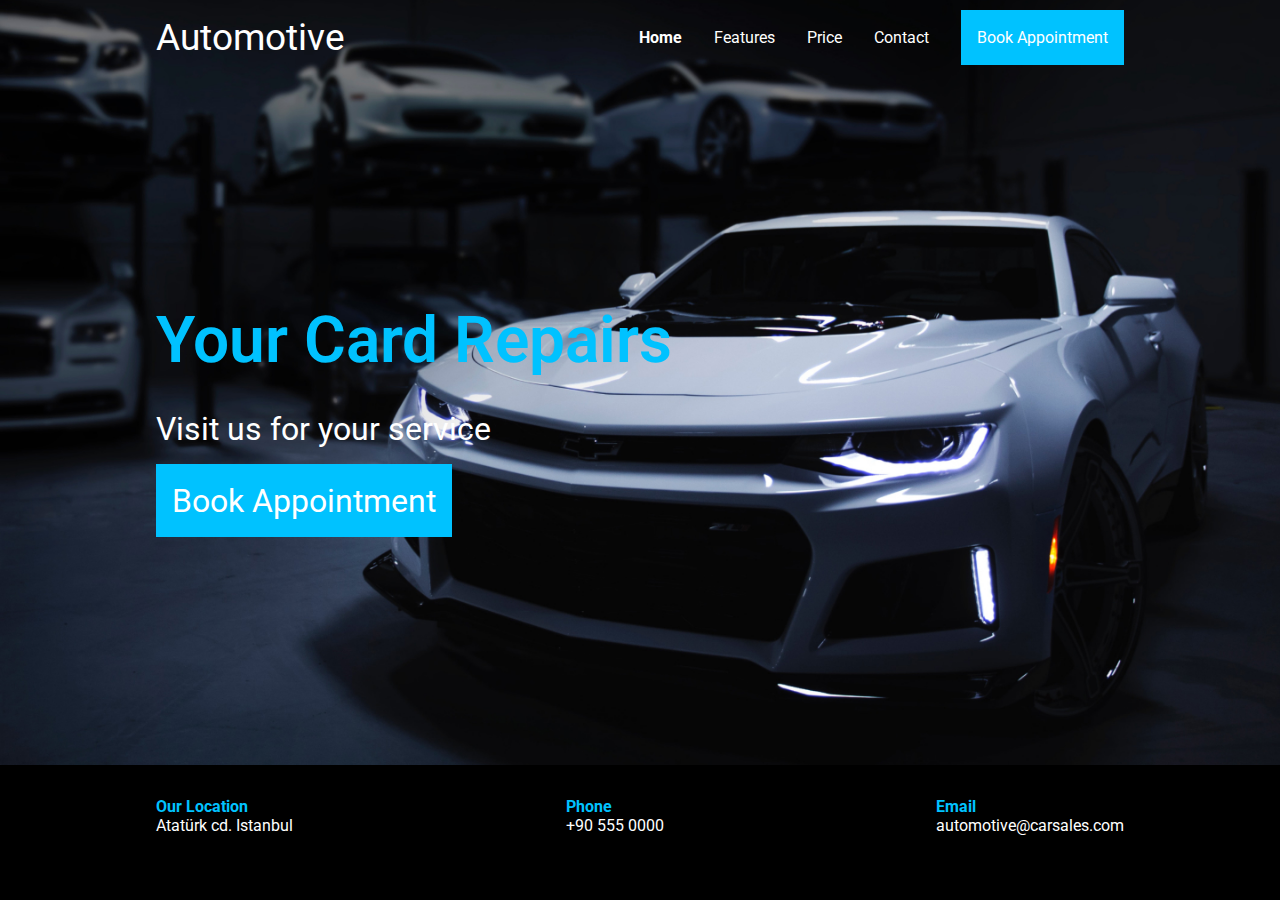
<file: automative-car-site/index.html>
<!DOCTYPE html>
<html lang="en">
  <head>
    <meta charset="UTF-8" />
    <meta name="viewport" content="width=device-width, initial-scale=1.0" />
    <link
      rel="stylesheet"
      href="https://cdnjs.cloudflare.com/ajax/libs/font-awesome/5.14.0/css/all.min.css"
      integrity="sha512-1PKOgIY59xJ8Co8+NE6FZ+LOAZKjy+KY8iq0G4B3CyeY6wYHN3yt9PW0XpSriVlkMXe40PTKnXrLnZ9+fkDaog=="
      crossorigin="anonymous"
    />
    <link rel="stylesheet" href="style.css" />
    <title>Automative</title>
  </head>
  <body>
    <header>
      <nav class="container">
        <div class="logo">
          <i class="fas fa-car" aria-hidden="true"></i> Automotive
        </div>
        <ul>
          <li><a href="#" class="selected">Home</a></li>
          <li><a href="#">Features</a></li>
          <li><a href="#">Price</a></li>
          <li><a href="#">Contact</a></li>
          <li><a class="highlight" href="#">Book Appointment</a></li>
        </ul>
      </nav>
      <div class="showcase">
        <div class="container">
          <h1>Your Card Repairs</h1>
          <p>Visit us for your service</p>
          <a href="#">Book Appointment</a>
        </div>
      </div>
    </header>

    <footer>
      <ul class="container">
        <li>
          <strong> Our Location </strong>
          <p>Atatürk cd. Istanbul</p>
        </li>

        <li>
          <strong> Phone </strong>
          <p>+90 555 0000</p>
        </li>

        <li>
          <strong> Email </strong>
          <p>automotive@carsales.com</p>
        </li>
      </ul>
    </footer>
  </body>
</html>
</file>
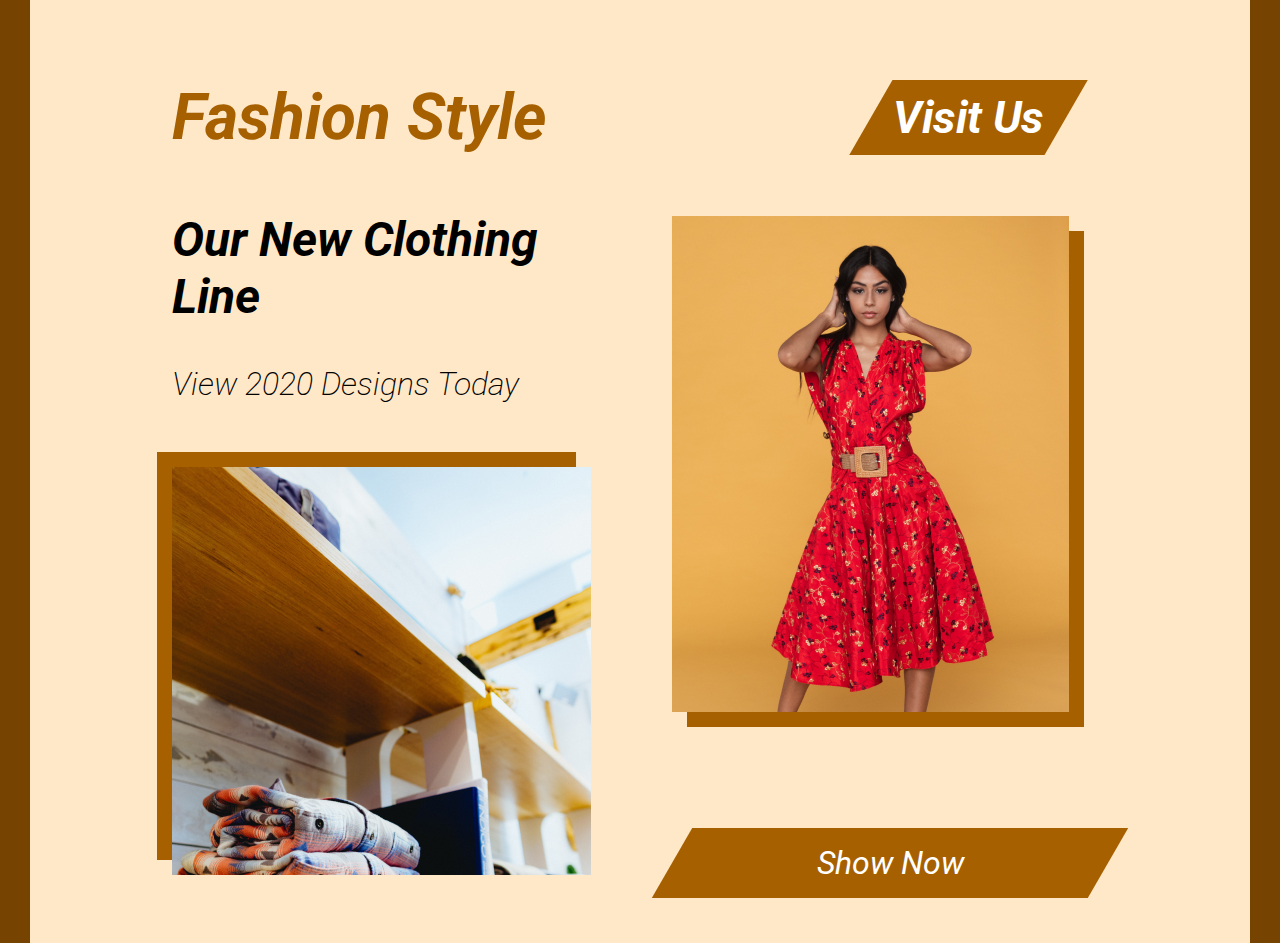
<file: fashion-design/index.html>
<!DOCTYPE html>
<html lang="en">
  <head>
    <meta charset="UTF-8" />
    <meta name="viewport" content="width=device-width, initial-scale=1.0" />
    <link
      rel="stylesheet"
      href="https://cdnjs.cloudflare.com/ajax/libs/font-awesome/5.14.0/css/all.min.css"
      integrity="sha512-1PKOgIY59xJ8Co8+NE6FZ+LOAZKjy+KY8iq0G4B3CyeY6wYHN3yt9PW0XpSriVlkMXe40PTKnXrLnZ9+fkDaog=="
      crossorigin="anonymous"
    />
    <link rel="stylesheet" href="style.css" />
    <title>Fashion</title>
  </head>
  <body>
    <div class="container">
      <div class="logo"><i class="fas fa-tshirt"></i></div>
      <h1>Fashion Style <a href="#">Visit Us</a></h1>

      <div class="row">
        <div class="col">
          <div class="text">
            <h2>Our New Clothing Line</h2>
            <p>View 2020 Designs Today</p>
          </div>
          <img src="images/img-2.jpg" class="shadow-reverse" alt="" />
        </div>
        <div class="col">
          <img src="images/img-1.jpg" alt="" />
          <a href="#" class="block">Show Now</a>
        </div>
      </div>
    </div>
  </body>
</html>
</file>
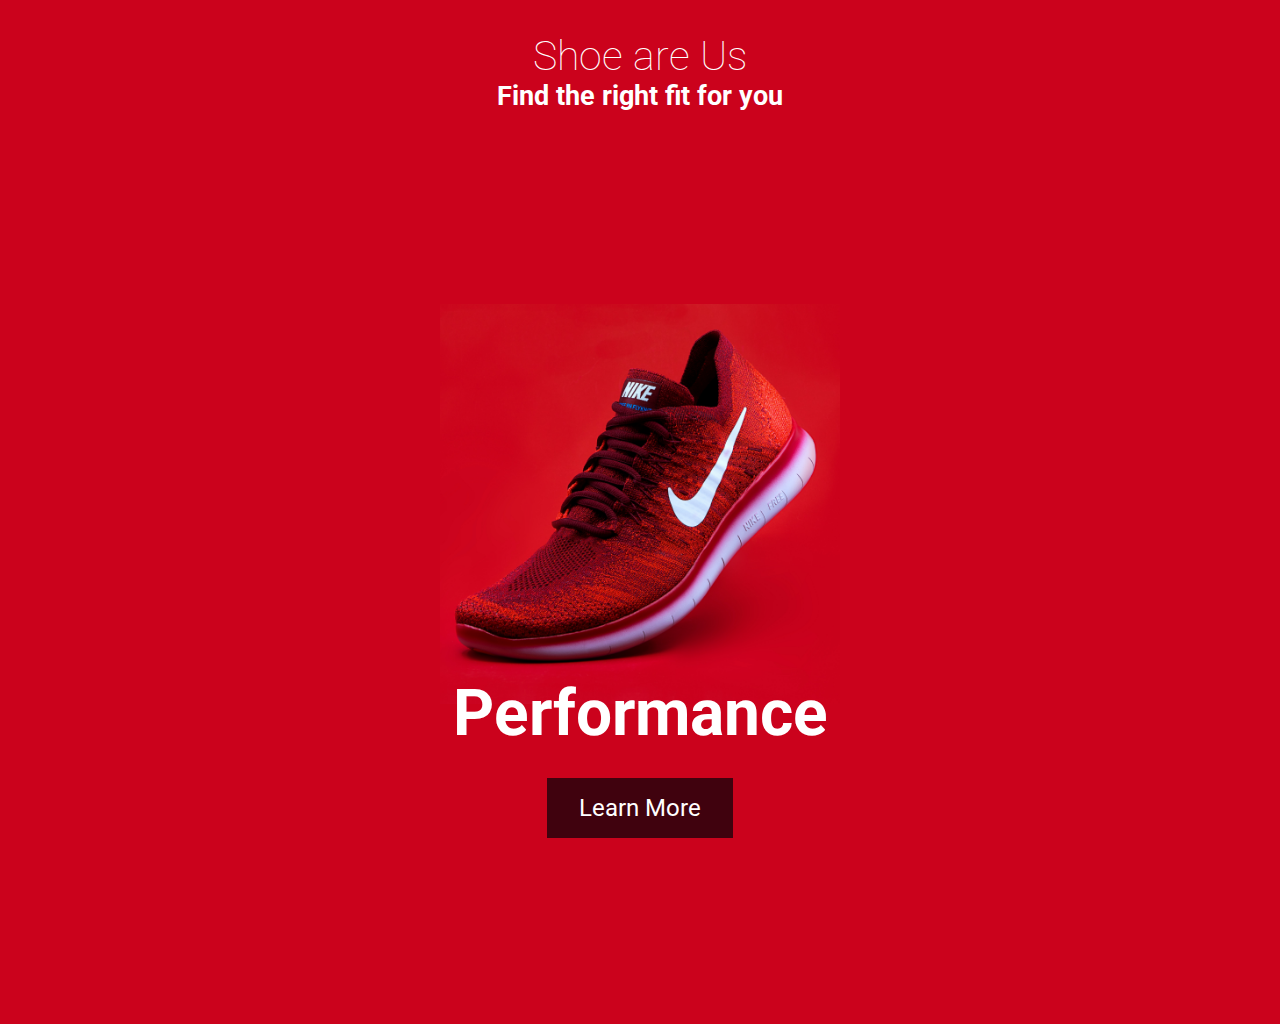
<file: footwear-design/index.html>
<!DOCTYPE html>
<html lang="en">
  <head>
    <meta charset="UTF-8" />
    <meta name="viewport" content="width=device-width, initial-scale=1.0" />
    <link
      rel="stylesheet"
      href="https://cdnjs.cloudflare.com/ajax/libs/font-awesome/5.14.0/css/all.min.css"
      integrity="sha512-1PKOgIY59xJ8Co8+NE6FZ+LOAZKjy+KY8iq0G4B3CyeY6wYHN3yt9PW0XpSriVlkMXe40PTKnXrLnZ9+fkDaog=="
      crossorigin="anonymous"
    />
    <link rel="stylesheet" href="style.css" />
    <title>Footwear</title>
  </head>
  <body>
    <a href="#" class="hamburger">
      <i class="fas fa-bars"></i>
    </a>
    <a href="#" class="phone">
      <i class="fas fa-phone"></i>
    </a>

    <div class="logo">
      <i class="fas fa-shoe-prints"></i>
      <h2>Shoe are Us</h2>
      <p>Find the right fit for you</p>
    </div>

    <div class="carousel-container">
      <div class="carousel" id="carousel">
        <div class="slide" data-bg="cb021c">
          <img src="images/shoe-1.jpg" alt="" />
          <h1>Performance</h1>
          <a href="#">Learn More</a>
        </div>

        <div class="slide" data-bg="e0e1e3">
          <img src="images/shoe-2.jpg" alt="" />
          <h1>Design</h1>
          <a href="#">Learn More</a>
        </div>

        <div class="slide" data-bg="f6f7f9">
          <img src="images/shoe-3.jpg" alt="" />
          <h1>Comodity</h1>
          <a href="#">Learn More</a>
        </div>

        <div class="slide" data-bg="3f4346">
          <img src="images/shoe-4.jpg" alt="" />
          <h1>Lightness</h1>
          <a href="#">Learn More</a>
        </div>
      </div>

      <button id="left" class="left-arrow arrow">
        <i class="fas fa-chevron-left"></i>
      </button>
      <button id="right" class="right-arrow arrow">
        <i class="fas fa-chevron-right"></i>
      </button>

      <div class="progress"></div>
    </div>

    <script src="script.js" defer></script>
  </body>
</html>
</file>
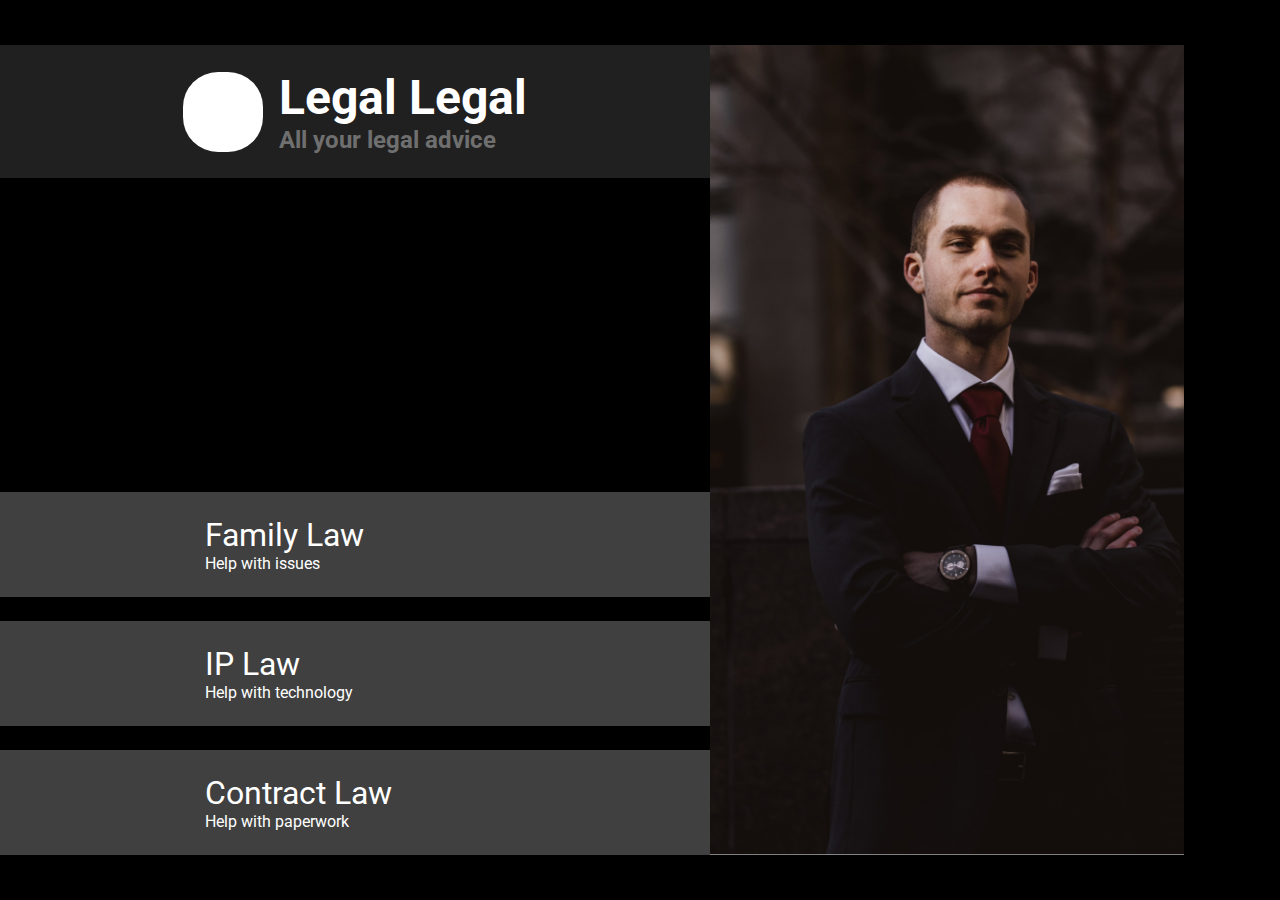
<file: legal-design/index.html>
<!DOCTYPE html>
<html lang="en">
  <head>
    <meta charset="UTF-8" />
    <meta name="viewport" content="width=device-width, initial-scale=1.0" />
    <title>Legal</title>
    <link
      rel="stylesheet"
      href="https://cdnjs.cloudflare.com/ajax/libs/font-awesome/5.14.0/css/all.min.css"
      integrity="sha512-1PKOgIY59xJ8Co8+NE6FZ+LOAZKjy+KY8iq0G4B3CyeY6wYHN3yt9PW0XpSriVlkMXe40PTKnXrLnZ9+fkDaog=="
      crossorigin="anonymous"
    />
    <link rel="stylesheet" href="style.css" />
  </head>
  <body>
    <main>
      <div class="box dark-box">
        <div class="logo">
          <i class="fas fa-balance-scale"></i>
        </div>
        <div>
          <h1>Legal Legal</h1>
          <h3>All your legal advice</h3>
        </div>
      </div>

      <a href="#" class="box">
        <div class="text">
          <h2>Family Law</h2>
          <p>Help with issues</p>
        </div>
        <div>
          <i class="fas fa-chevron-right"></i>
        </div>
      </a>

      <a href="#" class="box">
        <div class="text">
          <h2>IP Law</h2>
          <p>Help with technology</p>
        </div>
        <div>
          <i class="fas fa-chevron-right"></i>
        </div>
      </a>

      <a href="#" class="box">
        <div class="text">
          <h2>Contract Law</h2>
          <p>Help with paperwork</p>
        </div>
        <div>
          <i class="fas fa-chevron-right"></i>
        </div>
      </a>
    </main>
    <aside>
      <img src="man.jpg" alt="" />
    </aside>
  </body>
</html>
</file>
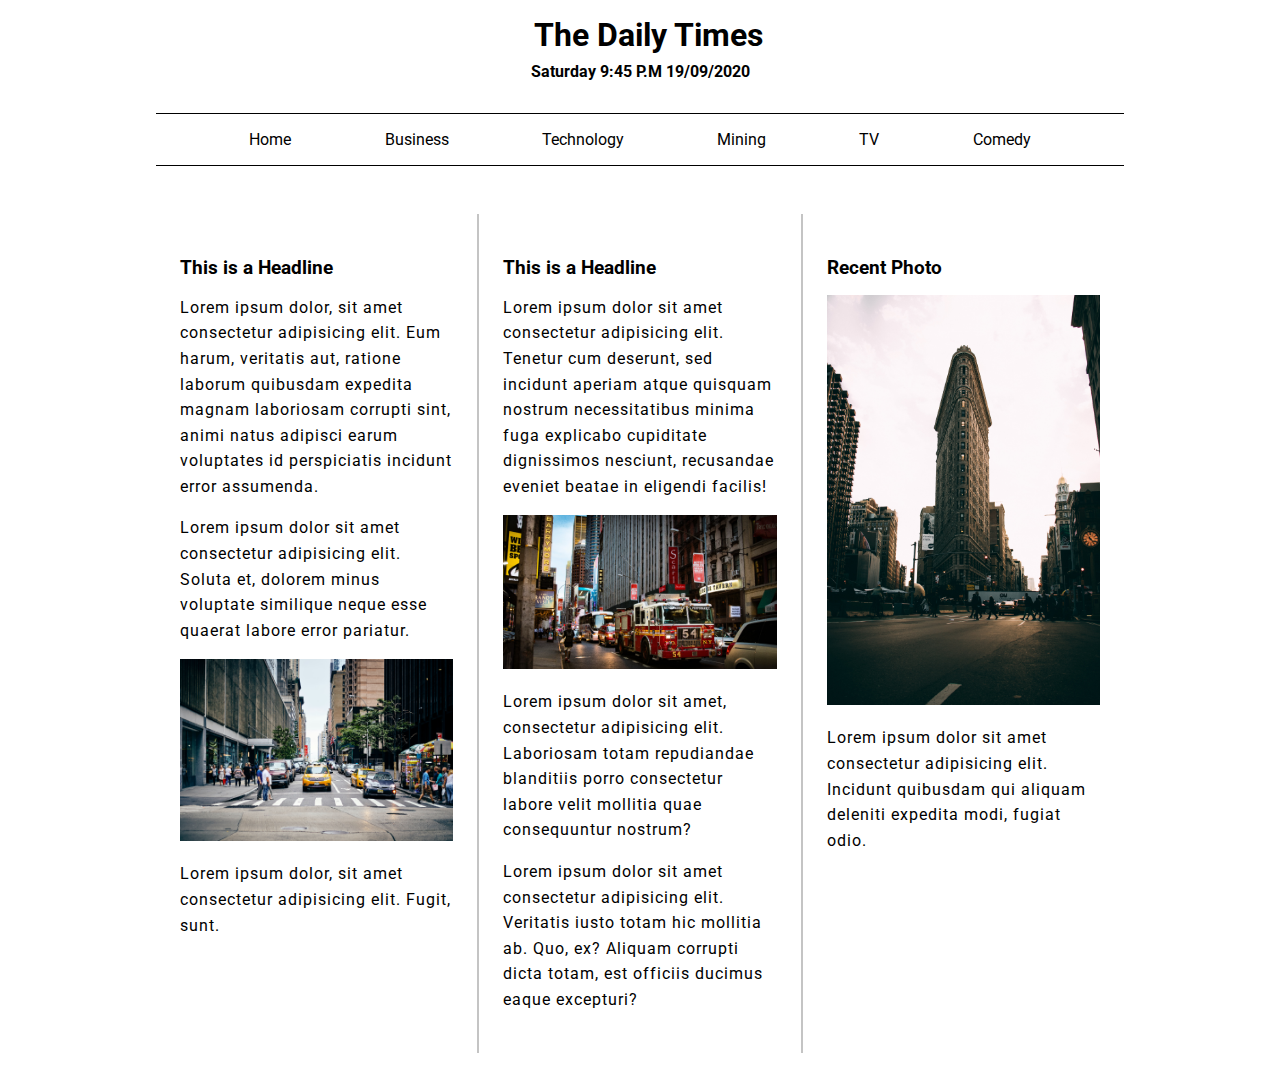
<file: newspaper-design/index.html>
<!DOCTYPE html>
<html lang="en">
  <head>
    <meta charset="UTF-8" />
    <meta name="viewport" content="width=device-width, initial-scale=1.0" />
    <title>Zeitung</title>
    <link
      rel="stylesheet"
      href="https://cdnjs.cloudflare.com/ajax/libs/font-awesome/5.14.0/css/all.min.css"
      integrity="sha512-1PKOgIY59xJ8Co8+NE6FZ+LOAZKjy+KY8iq0G4B3CyeY6wYHN3yt9PW0XpSriVlkMXe40PTKnXrLnZ9+fkDaog=="
      crossorigin="anonymous"
    />
    <link rel="stylesheet" href="style.css" />
  </head>
  <body>
    <div class="text-center">
      <p class="logo"><i class="fas fa-newspaper"></i> The Daily Times</p>
      <time>Saturday 9:45 P.M 19/09/2020</time>
    </div>
    <div class="container">
      <nav>
        <ul>
          <li><a href="#">Home</a></li>
          <li><a href="#">Business</a></li>
          <li><a href="#">Technology</a></li>
          <li><a href="#">Mining</a></li>
          <li><a href="#">TV</a></li>
          <li><a href="#">Comedy</a></li>
        </ul>
      </nav>
    </div>

    <main class="container">
      <div class="row">
        <div class="col">
          <h3>This is a Headline</h3>
          <p>
            Lorem ipsum dolor, sit amet consectetur adipisicing elit. Eum harum,
            veritatis aut, ratione laborum quibusdam expedita magnam laboriosam
            corrupti sint, animi natus adipisci earum voluptates id perspiciatis
            incidunt error assumenda.
          </p>
          <p>
            Lorem ipsum dolor sit amet consectetur adipisicing elit. Soluta et,
            dolorem minus voluptate similique neque esse quaerat labore error
            pariatur.
          </p>
          <img src="images/img-1.png" alt="" />
          <p>
            Lorem ipsum dolor, sit amet consectetur adipisicing elit. Fugit,
            sunt.
          </p>
        </div>
        <div class="col">
          <h3>This is a Headline</h3>
          <p>
            Lorem ipsum dolor sit amet consectetur adipisicing elit. Tenetur cum
            deserunt, sed incidunt aperiam atque quisquam nostrum necessitatibus
            minima fuga explicabo cupiditate dignissimos nesciunt, recusandae
            eveniet beatae in eligendi facilis!
          </p>
          <img src="images/img-2.png" alt="" />
          <p>
            Lorem ipsum dolor sit amet, consectetur adipisicing elit. Laboriosam
            totam repudiandae blanditiis porro consectetur labore velit mollitia
            quae consequuntur nostrum?
          </p>
          <p>
            Lorem ipsum dolor sit amet consectetur adipisicing elit. Veritatis
            iusto totam hic mollitia ab. Quo, ex? Aliquam corrupti dicta totam,
            est officiis ducimus eaque excepturi?
          </p>
        </div>
        <div class="col">
          <h3>Recent Photo</h3>
          <img src="images/img-3.png" alt="" />
          <p>
            Lorem ipsum dolor sit amet consectetur adipisicing elit. Incidunt
            quibusdam qui aliquam deleniti expedita modi, fugiat odio.
          </p>
        </div>
      </div>
    </main>
  </body>
</html>
</file>
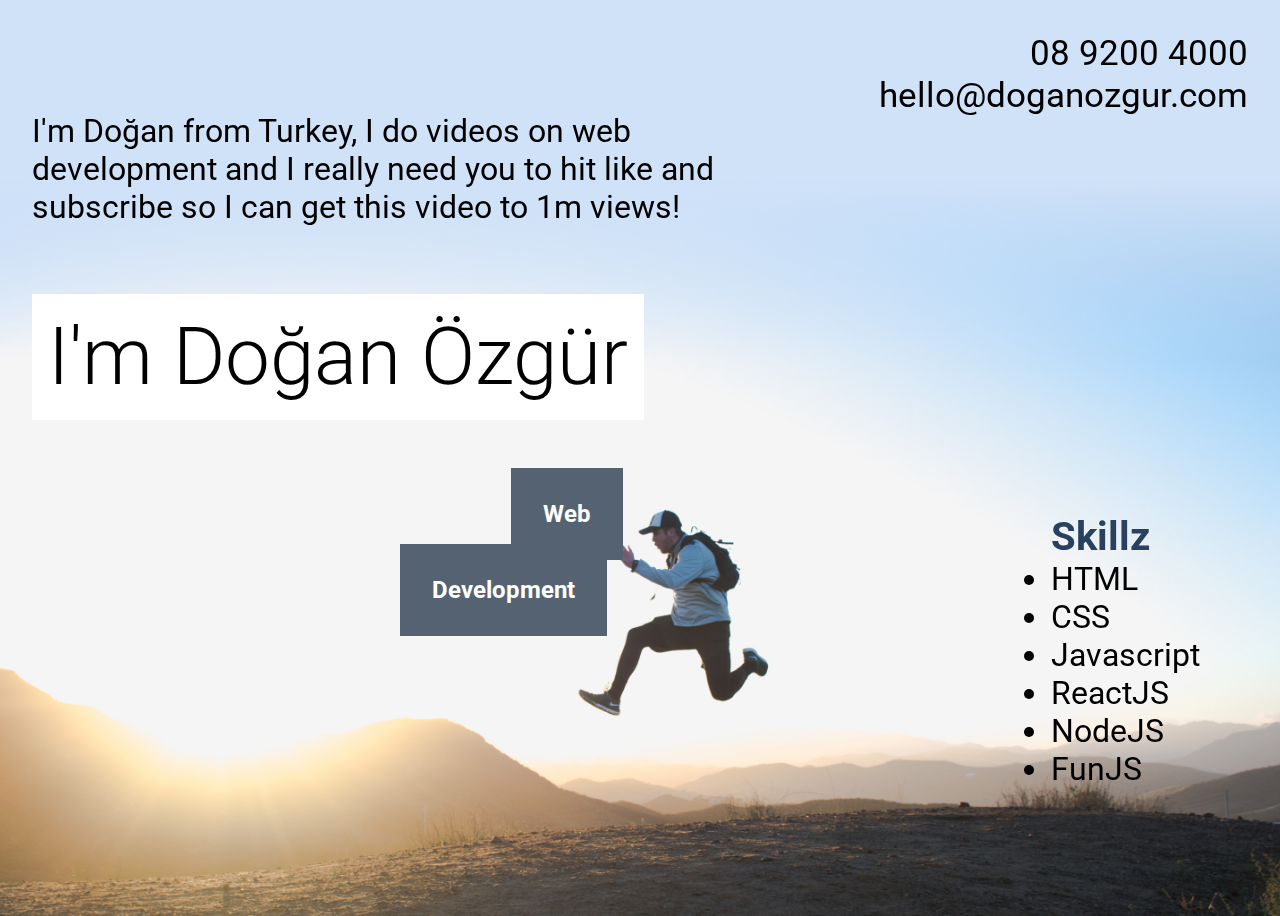
<file: portfolio-design/index.html>
<!DOCTYPE html>
<html lang="en">
  <head>
    <meta charset="UTF-8" />
    <meta name="viewport" content="width=device-width, initial-scale=1.0" />
    <title>Portfolio</title>
    <link
      rel="stylesheet"
      href="https://cdnjs.cloudflare.com/ajax/libs/font-awesome/5.14.0/css/all.min.css"
      integrity="sha512-1PKOgIY59xJ8Co8+NE6FZ+LOAZKjy+KY8iq0G4B3CyeY6wYHN3yt9PW0XpSriVlkMXe40PTKnXrLnZ9+fkDaog=="
      crossorigin="anonymous"
    />
    <link rel="stylesheet" href="style.css" />
  </head>
  <body>
    <p>
      I'm Doğan from Turkey, I do videos on web development and I really need
      you to hit like and subscribe so I can get this video to 1m views!
    </p>

    <i class="fas fa-quote-right"></i>

    <h1>I'm Doğan Özgür</h1>

    <ul>
      <h3>Skillz</h3>
      <li>HTML</li>
      <li>CSS</li>
      <li>Javascript</li>
      <li>ReactJS</li>
      <li>NodeJS</li>
      <li>FunJS</li>
    </ul>

    <a href="#">
      08 9200 4000 <br />
      hello@doganozgur.com
    </a>

    <h2>
      <span>Web</span> <br />
      <span>Development</span>
    </h2>
  </body>
</html>
</file>
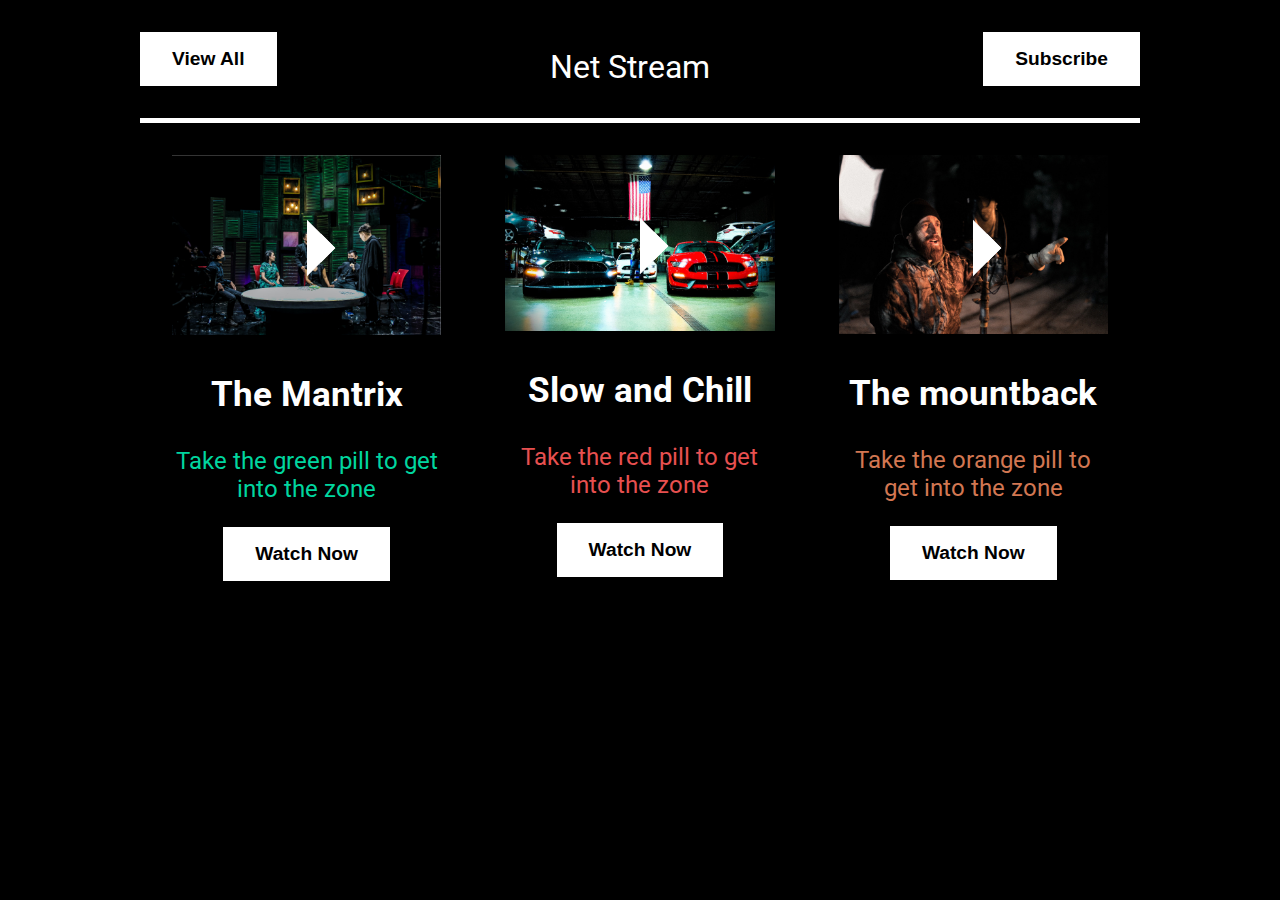
<file: streaming-design/index.html>
<!DOCTYPE html>
<html lang="en">
  <head>
    <meta charset="UTF-8" />
    <meta name="viewport" content="width=device-width, initial-scale=1.0" />
    <link
      rel="stylesheet"
      href="https://cdnjs.cloudflare.com/ajax/libs/font-awesome/5.14.0/css/all.min.css"
      integrity="sha512-1PKOgIY59xJ8Co8+NE6FZ+LOAZKjy+KY8iq0G4B3CyeY6wYHN3yt9PW0XpSriVlkMXe40PTKnXrLnZ9+fkDaog=="
      crossorigin="anonymous"
    />
    <link rel="stylesheet" href="style.css" />
    <title>Document</title>
  </head>
  <body>
    <div class="container">
      <nav>
        <button>View All</button>
        <div class="logo"><i class="fas fa-play"></i> Net Stream</div>
        <button>Subscribe</button>
      </nav>

      <main>
        <div class="row">
          <div class="col">
            <div class="img-container">
              <img src="images/img-1.jpg" alt="" />
            </div>
            <h2>The Mantrix</h2>
            <p class="green">Take the green pill to get into the zone</p>
            <button>Watch Now</button>
          </div>

          <div class="col">
            <div class="img-container">
              <img src="images/img-2.jpg" alt="" />
            </div>
            <h2>Slow and Chill</h2>
            <p class="red">Take the red pill to get into the zone</p>
            <button>Watch Now</button>
          </div>

          <div class="col">
            <div class="img-container">
              <img src="images/img-3.jpg" alt="" />
            </div>
            <h2>The mountback</h2>
            <p class="orange">Take the orange pill to get into the zone</p>
            <button>Watch Now</button>
          </div>
        </div>
      </main>
    </div>
  </body>
</html>
</file>
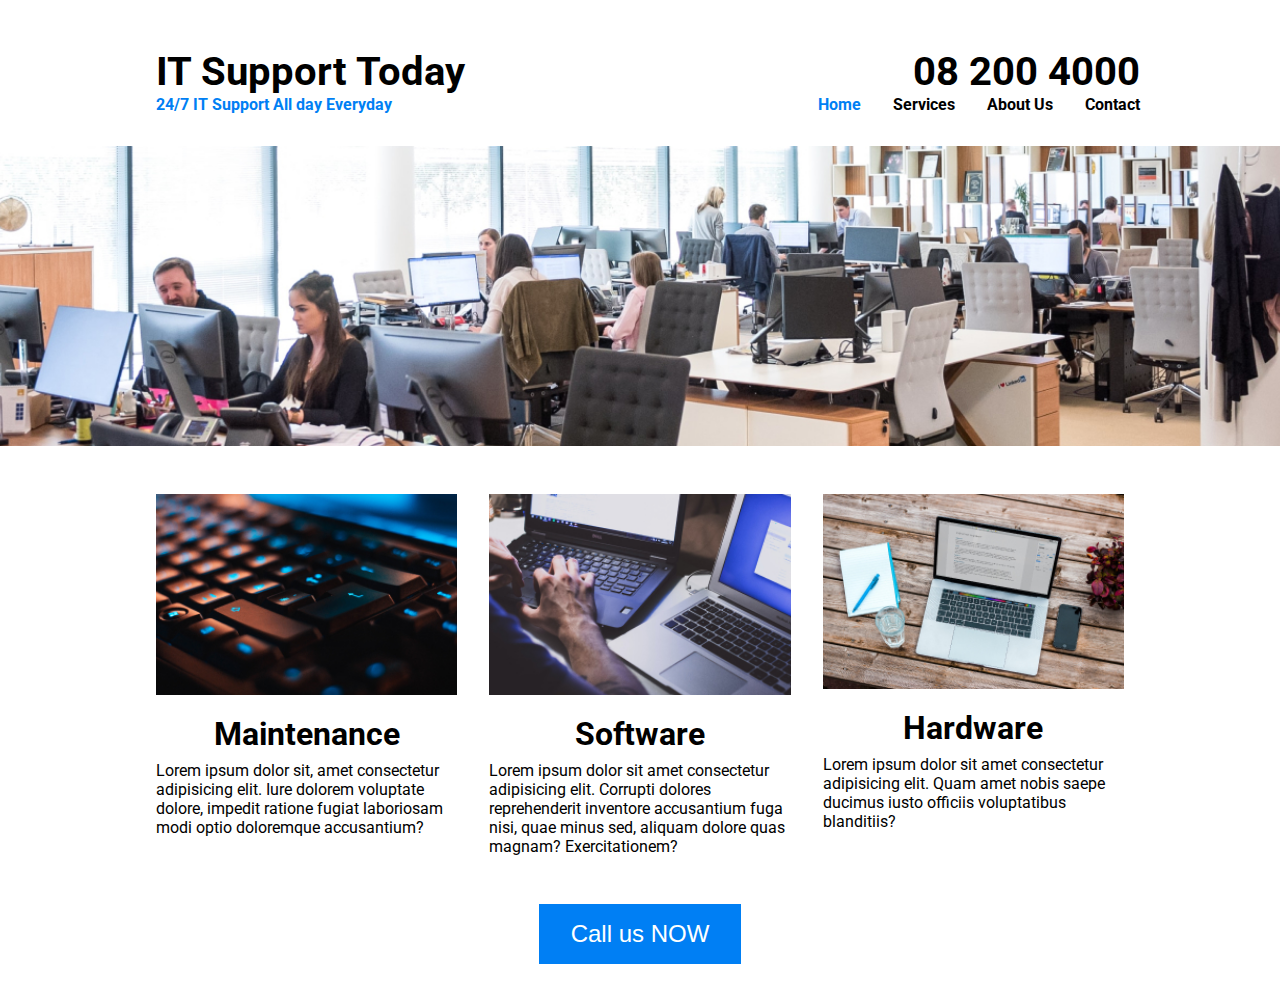
<file: technology-design/index.html>
<!DOCTYPE html>
<html lang="en">
  <head>
    <meta charset="UTF-8" />
    <meta name="viewport" content="width=device-width, initial-scale=1.0" />
    <link
      rel="stylesheet"
      href="https://cdnjs.cloudflare.com/ajax/libs/font-awesome/5.14.0/css/all.min.css"
      integrity="sha512-1PKOgIY59xJ8Co8+NE6FZ+LOAZKjy+KY8iq0G4B3CyeY6wYHN3yt9PW0XpSriVlkMXe40PTKnXrLnZ9+fkDaog=="
      crossorigin="anonymous"
    />
    <link rel="stylesheet" href="style.css" />
    <title>Document</title>
  </head>
  <body>
    <div class="container">
      <nav>
        <div class="logo">
          <i class="fa fa-laptop-medical"></i>
        </div>
        <div class="inner-nav">
          <div class="row">
            <p class="big">IT Support Today</p>
            <p class="big hidden-mobile">08 200 4000</p>
          </div>
          <div class="row">
            <p class="blue hidden-mobile">24/7 IT Support All day Everyday</p>
            <ul>
              <li><a href="#" class="blue">Home</a></li>
              <li><a href="#">Services</a></li>
              <li><a href="#">About Us</a></li>
              <li><a href="#">Contact</a></li>
            </ul>
          </div>
        </div>
      </nav>
    </div>

    <header></header>

    <div class="container">
      <div class="row">
        <div class="col">
          <img src="images/img-1.jpg" alt="" />
          <h2>Maintenance</h2>
          <p>
            Lorem ipsum dolor sit, amet consectetur adipisicing elit. Iure
            dolorem voluptate dolore, impedit ratione fugiat laboriosam modi
            optio doloremque accusantium?
          </p>
        </div>

        <div class="col">
          <img src="images/img-2.jpg" alt="" />
          <h2>Software</h2>
          <p>
            Lorem ipsum dolor sit amet consectetur adipisicing elit. Corrupti
            dolores reprehenderit inventore accusantium fuga nisi, quae minus
            sed, aliquam dolore quas magnam? Exercitationem?
          </p>
        </div>

        <div class="col">
          <img src="images/img-3.jpg" alt="" />
          <h2>Hardware</h2>
          <p>
            Lorem ipsum dolor sit amet consectetur adipisicing elit. Quam amet
            nobis saepe ducimus iusto officiis voluptatibus blanditiis?
          </p>
        </div>
      </div>
    </div>

    <div class="text-center">
      <button>Call us NOW</button>
    </div>
  </body>
</html>
</file>
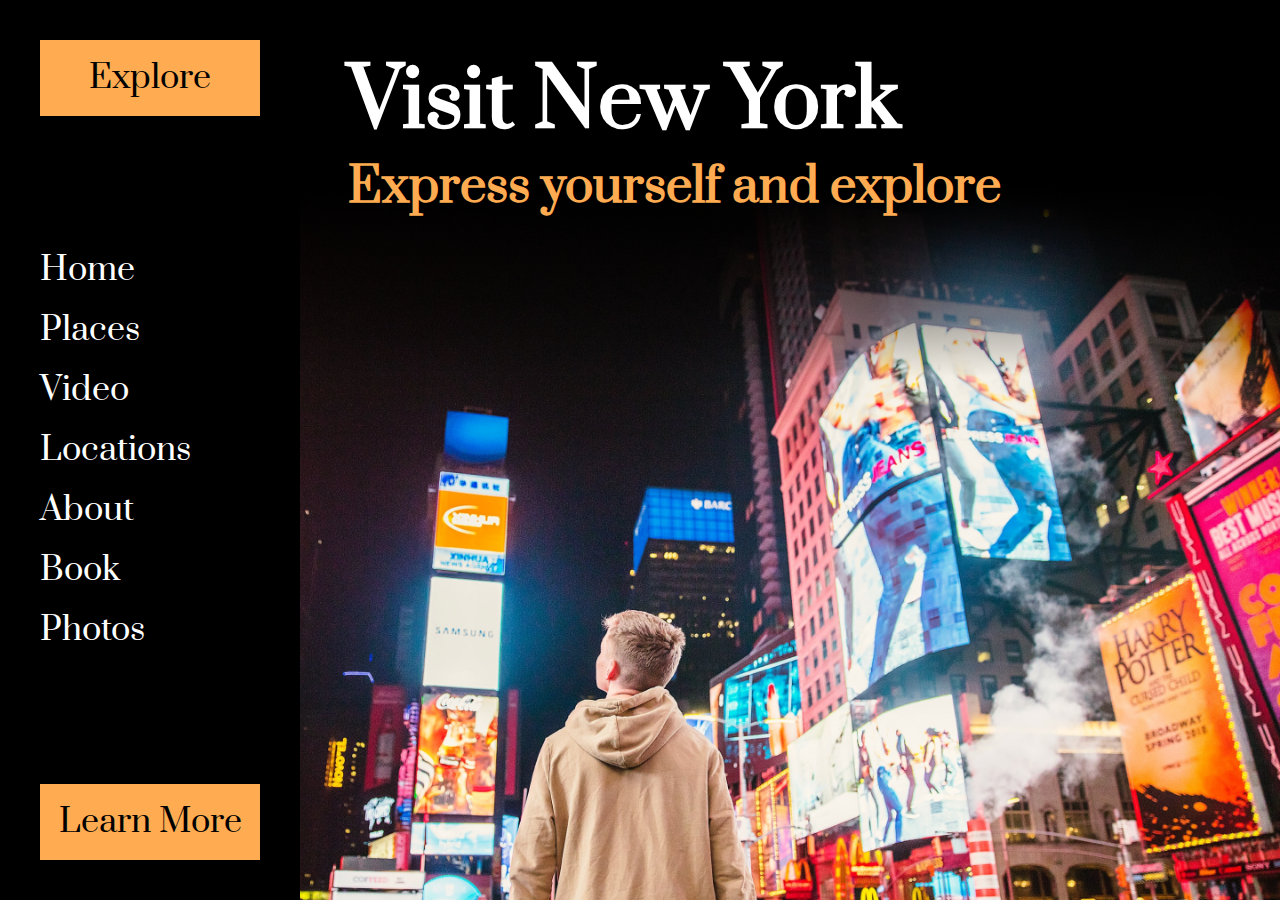
<file: tourism-design/index.html>
<!DOCTYPE html>
<html lang="en">
  <head>
    <meta charset="UTF-8" />
    <meta name="viewport" content="width=device-width, initial-scale=1.0" />
    <title>Tourism</title>
    <link
      rel="stylesheet"
      href="https://cdnjs.cloudflare.com/ajax/libs/font-awesome/5.14.0/css/all.min.css"
      integrity="sha512-1PKOgIY59xJ8Co8+NE6FZ+LOAZKjy+KY8iq0G4B3CyeY6wYHN3yt9PW0XpSriVlkMXe40PTKnXrLnZ9+fkDaog=="
      crossorigin="anonymous"
    />
    <link rel="stylesheet" href="style.css" />
  </head>
  <body>
    <aside>
      <a href="#" class="special">Explore</a>
      <ul>
        <li><a href="#">Home</a></li>
        <li><a href="#">Places</a></li>
        <li><a href="#">Video</a></li>
        <li><a href="#">Locations</a></li>
        <li><a href="#">About</a></li>
        <li><a href="#">Book</a></li>
        <li><a href="#">Photos</a></li>
      </ul>

      <a href="#" class="special">Learn More</a>
    </aside>

    <main>
      <div class="logo">
        <i class="fas fa-city"></i>
      </div>

      <h1>Visit New York</h1>
      <h3>Express yourself and explore</h3>
    </main>
  </body>
</html>
</file>
<file: automative-car-site/style.css>
@import url('https://fonts.googleapis.com/css2?family=Roboto:wght@400;500;700&display=swap');

/* General styling */
* {
  padding: 0;
  margin: 0;
  box-sizing: border-box;
}

ul {
  list-style: none;
}

a {
  text-decoration: none;
  color: #fff;
}

body {
  height: 100vh;
  font-family: 'Roboto', sans-serif;
}

.container {
  padding: 1rem;
  width: 1000px;
  max-width: 100%;
  margin: 0 auto;
}

header {
  min-height: 85vh;
  background-image: url('car-bg.jpg');
  background-size: cover;
  background-position: center center;
  color: #fff;
  display: flex;
  flex-direction: column;
  align-items: flex-start;
}

a {
  text-decoration: none;
  color: #fff;
}

ul {
  list-style: none;
}

/* Nav */
nav {
  display: flex;
  justify-content: space-between;
  align-items: center;
  padding: 2rem;
  font-size: 1rem;
}

nav ul {
  display: flex;
  justify-content: space-between;
}

nav li {
  margin-left: 2rem;
}

.selected {
  font-weight: 700;
}

.logo {
  font-size: 2.3rem;
}

.highlight {
  padding: 1.1rem 1rem;
  background-color: #00c2ff;
}

.showcase {
  margin: auto;
}

.showcase h1 {
  font-size: 4rem;
  font-weight: 600;
  color: #00c2ff;
}

.showcase p {
  margin-top: 2rem;
  margin-bottom: 1rem;
  font-size: 2rem;
}

.showcase a {
  display: inline-block;
  padding: 1.1rem 1rem;
  background-color: #00c2ff;
  font-size: 2rem;
}

footer {
  min-height: 15vh;
  padding: 1rem 0;
  background-color: #000;
  color: #fff;
}

footer ul {
  display: flex;
  justify-content: space-between;
}

footer strong {
  color: #00c2ff;
}
</file>
<file: fashion-design/style.css>
@import url('https://fonts.googleapis.com/css2?family=Roboto:wght@200;400;500;700&display=swap');

* {
  box-sizing: border-box;
}

body {
  background-color: #ffe8c8;
  border-left: 30px solid #764400;
  border-right: 30px solid #764400;
  font-family: 'Roboto', sans-serif;
  margin: 0;
  padding-top: 2rem;
  font-style: italic;
}

.container {
  max-width: 100%;
  width: 1000px;
  padding: 2rem;
  margin: auto;
}

.logo {
  font-size: 4rem;
  color: #764400;
}

h1 {
  font-size: 4rem;
  color: #a66000;
  display: flex;
  flex-wrap: wrap;
  justify-content: space-between;
  align-items: center;
  margin: 0;
}

h1 a {
  transform: scale(0.7);
}

a {
  display: inline-block;
  color: #fff;
  position: relative;
  text-decoration: none;
  padding: 1rem 2rem;
}

a::after {
  background-color: #a66000;
  content: '';
  position: absolute;
  left: 0;
  top: 0;
  width: 100%;
  height: 100%;
  transform: skew(-30deg);
  z-index: -1;
}

.row {
  display: flex;
  align-items: center;
  justify-content: center;
  flex-wrap: wrap;
}

.col {
  flex: 1;
}

.col:first-child {
  margin-right: 4rem;
}

.text {
  font-size: 2rem;
}

.text p {
  font-weight: 200;
}

img {
  margin: 2rem 0;
  box-shadow: 15px 15px #a66000;
}

.shadow-reverse {
  box-shadow: -15px -15px #a66000;
}

.block {
  display: block;
  text-align: center;
  font-size: 2rem;
  margin-top: 5rem;
}

@media screen and (max-width: 768px) {
  .col {
    text-align: center;
  }

  .col:first-child {
    margin-right: 0;
  }

  h1 {
    text-align: center;
  }
}
</file>
<file: footwear-design/style.css>
@import url('https://fonts.googleapis.com/css2?family=Roboto:wght@200;400;500;700&display=swap');

/* General Styling */
* {
  box-sizing: border-box;
}

html {
  scroll-behavior: smooth;
}

body {
  background-color: #cb021c;
  transition: background 0.4s ease-in-out;
  font-family: 'Roboto', sans-serif;
  margin: 0;
}

a {
  text-decoration: none;
  color: #fff;
}

/* Top */
.hamburger {
  position: fixed;
  top: 1rem;
  left: 1rem;
  font-size: 2rem;
}

.phone {
  position: fixed;
  top: 1rem;
  right: 1rem;
  font-size: 2rem;
}

/* Logo */
.logo {
  display: flex;
  flex-direction: column;
  align-items: center;
  color: #fff;
  padding: 2rem 0;
}

.logo .fas {
  font-size: 3rem;
}

.logo h2 {
  font-size: 2.54rem;
  font-weight: 100;
  margin: 0;
}

.logo p {
  font-size: 1.7rem;
  font-weight: 700;
  margin: 0;
}

/* Carousel */
.carousel-container {
  overflow: hidden;
  position: relative;
  width: 100vw;
  height: 80vh;
  margin-top: 10rem;
}

.carousel {
  position: absolute;
  display: flex;
  left: 0;
  top: 0;
  transform: translateX(0);
}

.slide {
  width: 100vw;
  text-align: center;
}

.slide img {
  width: 400px;
  height: 400px;
  object-fit: cover;
}

.slide h1 {
  font-size: 4rem;
  color: #fff;
  margin-top: -2rem;
}

.slide a {
  background-color: #40020e;
  padding: 1rem 2rem;
  font-size: 1.5rem;
}

.arrow {
  background-color: transparent;
  border: none;
  position: absolute;
  color: #000;
  opacity: 0.5;
  font-size: 5rem;
  top: 40%;
  transform: translateY(-50%);
  cursor: pointer;
}

.left-arrow {
  left: 2rem;
}

.right-arrow {
  right: 2rem;
}
</file>
<file: legal-design/style.css>
@import url('https://fonts.googleapis.com/css2?family=Roboto:wght@400;700&display=swap');

/* General styling */
* {
  box-sizing: border-box;
}

body {
  background-color: #000;
  color: #fff;
  display: flex;
  align-items: center;
  justify-content: center;
  font-family: 'Roboto', sans-serif;
  margin: 0;
  padding-right: 6rem;
  min-height: 100vh;
}

a {
  text-decoration: none;
  color: #fff;
}

/* Main/left */
main {
  display: flex;
  flex-direction: column;
  width: 60%;
  height: 90vh;
}

.box {
  display: flex;
  align-items: center;
  justify-content: center;
  background-color: #404040;
  padding: 1.5rem;
}

.box:not(:last-of-type) {
  margin-bottom: 1.5rem;
}

.dark-box {
  background-color: #202020;
  margin-bottom: auto;
}

.logo {
  background-color: #fff;
  border-radius: 35px;
  color: black;
  display: inline-flex;
  font-size: 2rem;
  align-items: center;
  justify-content: center;
  height: 80px;
  width: 80px;
  margin-right: 1rem;
}

h1 {
  font-size: 3rem;
  margin: 0;
}

h2 {
  font-size: 2rem;
  font-weight: normal;
  margin: 0;
}

h3 {
  color: #6f6f6f;
  font-size: 1.5rem;
  margin: 0;
}

p {
  margin: 0;
}

.text {
  width: 300px;
}

/* Aside/right */
aside {
  width: 40%;
  height: 90vh;
}

aside img {
  object-fit: cover;
  height: 100%;
  width: 100%;
}

.fa-chevron-right {
  font-size: 3rem;
}

@media screen and (max-width: 768px) {
  body {
    flex-direction: column;
    padding-right: 0;
  }

  aside,
  main {
    height: auto;
    width: 100%;
  }
}
</file>
<file: newspaper-design/style.css>
@import url('https://fonts.googleapis.com/css2?family=Roboto:wght@400;700&display=swap');

/* General styling */
* {
  box-sizing: border-box;
  padding: 0;
}

ul {
  list-style: none;
}

a {
  text-decoration: none;
  color: #000;
}

body {
  font-family: 'Roboto', sans-serif;
}

.container {
  width: 1000px;
  max-width: 100%;
  margin: auto;
  padding: 1rem;
}

/* Logo */
.text-center {
  text-align: center;
}

.logo {
  display: flex;
  align-items: center;
  justify-content: center;
  font-size: 2rem;
  font-weight: bold;
  margin: 1rem 0 0.5rem;
}

.logo i {
  margin-right: 1rem;
  font-size: 3rem;
}

time {
  font-weight: bold;
}

/* Navbar */
nav {
  margin-top: 1rem;
}

ul {
  display: flex;
  justify-content: space-evenly;
  border-top: 1px solid #000;
  border-bottom: 1px solid #000;
  padding: 1rem 0;
}

/* Main */
.row {
  display: flex;
}

.col {
  padding: 1.5rem;
  flex: 1;
}

.col:not(:last-child) {
  border-right: 2px solid #c4c4c4;
}

img {
  max-width: 100%;
}

h3 {
  margin-bottom: 1rem;
}

main p {
  line-height: 1.6rem;
  letter-spacing: 1px;
}

@media screen and (max-width: 768px) {
  .row {
    flex-direction: column;
  }
  .col:not(:last-child) {
    border-right: none;
  }
}
</file>
<file: portfolio-design/style.css>
@import url('https://fonts.googleapis.com/css2?family=Roboto:wght@300;400;700&display=swap');

* {
  box-sizing: border-box;
}

body {
  background-image: url(bg.png);
  background-position: center center;
  background-size: cover;
  font-family: 'Roboto', sans-serif;
  min-height: 100vh;
  padding: 2rem;
}

p {
  top: 5rem;
  left: 2rem;
  position: fixed;
  width: 700px;
  font-size: 2rem;
}

h1 {
  position: fixed;
  top: 15rem;
  left: 2rem;
  font-weight: 300;
  font-size: 5rem;
  background-color: #fff;
  display: inline-block;
  padding: 1rem;
}

i {
  position: fixed;

  font-size: 30rem;
  color: #fff;
  right: 16rem;
  top: 10rem;
  opacity: 0.3;
}

a {
  position: fixed;
  top: 2rem;
  right: 2rem;
  font-size: 2.2rem;
  text-align: right;
  text-decoration: none;
  color: #000;
}

ul {
  position: fixed;
  right: 5rem;
  bottom: 5rem;
  font-size: 2rem;
}

ul h3 {
  color: #29415e;
  font-size: 2.5rem;
  margin: 0;
}

h2 {
  position: fixed;
  top: 28rem;
  left: 26rem;
  text-align: right;
}

h2 span {
  background-color: #556272;
  padding: 2rem;
  color: #fff;
  display: inline-block;
}

h2 span:last-child {
  transform: translate(-1rem, -1rem);
}

@media screen and (max-width: 768px) {
  * {
    position: static !important;
    max-width: 100%;
  }
  i.fas {
    display: none;
  }
}
</file>
<file: streaming-design/style.css>
@import url('https://fonts.googleapis.com/css2?family=Roboto:wght@400;700&display=swap');

/* General styling */
* {
  box-sizing: border-box;
  padding: 0;
  margin: 0;
}

body {
  font-family: 'Roboto', sans-serif;
  color: #fff;
  background-color: #000;
  overflow: hidden;
}

.container {
  margin: 0 auto;
  width: 1000px;
  max-width: 100%;
}

/* Nav */
nav {
  display: flex;
  justify-content: space-between;
  align-items: flex-end;
  text-align: center;
  font-size: 2rem;
  border-bottom: 5px solid #fff;
  color: #fff;
  padding: 2rem 0;
}

.logo {
  display: flex;
  flex-direction: column;
  align-items: center;
}

.logo .fas {
  margin-bottom: 1rem;
  font-size: 2.5rem;
}

button {
  background-color: #fff;
  display: inline-block;
  padding: 1rem 2rem;
  font-size: 1.2rem;
  font-weight: bold;
  border: none;
}

.row {
  display: flex;
  flex-wrap: wrap;
}

.col {
  font-size: 1.5rem;
  padding: 2rem;
  width: 33.33%;
  text-align: center;
}

.col img {
  max-width: 100%;
}

.img-container {
  position: relative;
}

.img-container::after {
  content: '';
  border: 20px solid #fff;
  border-top-color: transparent;
  border-left-color: transparent;
  position: absolute;
  top: 50%;
  left: 50%;
  transform: translate(-50%, -50%) rotate(-45deg);
  width: 0;
  height: 0;
  z-index: 10;
}

h2 {
  color: #fff;
  font-size: 2.2rem;
  margin: 2rem 0;
}

p {
  font-size: 1.5rem;
  text-align: center;
  margin-bottom: 1.5rem;
}

.green {
  color: #00d69f;
}

.red {
  color: #e75050;
}

.orange {
  color: #d27752;
}

@media screen and (max-width: 768px) {
  nav button {
    display: none;
  }
  nav {
    justify-content: center;
  }
  .col {
    width: 100%;
  }
}
</file>
<file: technology-design/style.css>
@import url('https://fonts.googleapis.com/css2?family=Roboto:wght@400;700&display=swap');

/* General styling */
* {
  box-sizing: border-box;
  margin: 0;
}

body {
  font-family: 'Roboto', sans-serif;
  color: #000;
}

.container {
  max-width: 1000px;
  margin: auto;
}

ul {
  list-style: none;
}

a {
  text-decoration: none;
  color: #000;
}

/* Nav */
nav {
  margin: 3rem 0 2rem;
  display: flex;
  align-items: center;
}

.logo {
  font-size: 3rem;
  margin-right: 1rem;
}

.inner-nav {
  flex: 1;
}

.row {
  display: flex;
  justify-content: space-between;
}

.row ul {
  display: flex;
  padding: 0;
}

.row a {
  margin-left: 2rem;
  font-weight: bold;
}

.big {
  font-size: 2.5rem;
  font-weight: bold;
}

.blue {
  color: #007ff4;
  font-weight: bold;
}

/* Showcase */
header {
  background: url(images/banner.jpg);
  background-position: center center;
  background-size: cover;
  height: 300px;
  margin: 2rem 0;
}

/* Services */
.col {
  flex: 1;
  padding: 1rem;
  text-align: center;
}

.col img {
  width: 100%;
}

.col p {
  text-align: start;
}

h2 {
  margin: 1rem 0 0.5rem;
  font-size: 2rem;
}

.text-center {
  text-align: center;
  margin: 2rem 0;
}

button {
  border: none;
  background-color: #007ff4;
  color: #fff;
  padding: 1rem 2rem;
  font-size: 1.5rem;
}

@media screen and (max-width: 768px) {
  .hidden-mobile {
    display: none;
  }

  .row {
    flex-direction: column;
    align-items: center;
  }

  .col p {
    margin-bottom: 1rem;
  }
}
</file>
<file: tourism-design/style.css>
@import url('https://fonts.googleapis.com/css2?family=Prata&display=swap');

/* General Styling */
* {
  box-sizing: border-box;
  margin: 0;
  padding: 0;
}

a {
  text-decoration: none;
}

ul {
  list-style: none;
}

body {
  font-family: 'Prata', sans-serif;
  background-image: url('bg.png');
  background-position: center center;
  background-size: cover;
  color: #fff;
  display: flex;
  min-height: 100vh;
}

/* Aside */
aside {
  display: flex;
  flex-direction: column;
  justify-content: space-between;
  width: 300px;
  height: 100vh;
  background-color: #000;
  padding: 2rem;
}

aside a {
  display: inline-block;
  font-size: 2rem;
  margin: 0.5rem;
  color: #fff;
}

.special {
  display: block;
  text-align: center;
  background-color: #feab51;
  color: #000;
  padding: 1rem;
}

/* Main */
main {
  padding: 3rem;
  font-size: 2.5rem;
}

main h3 {
  color: #feab51;
}

@media screen and (max-width: 768px) {
  body {
    flex-direction: column-reverse;
  }

  main {
    min-height: 50vh;
    font-size: 2.1rem;
  }

  aside {
    height: auto;
    width: 100%;
    text-align: center;
  }

  aside ul {
    display: flex;
    flex-wrap: wrap;
  }

  .special {
    display: none;
  }
}
</file>
